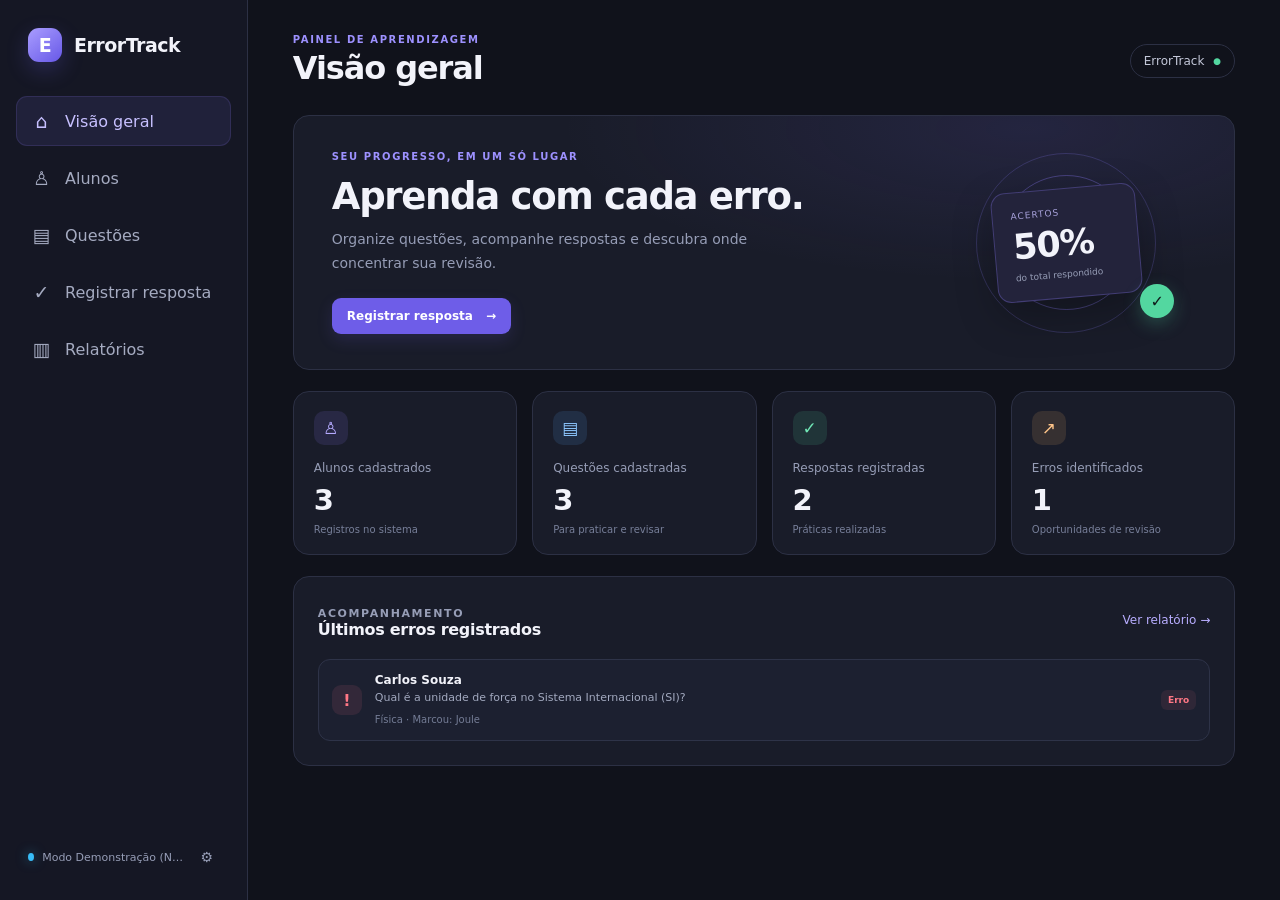
<file: index.html>
<!DOCTYPE html>
<html lang="pt-BR">
<head>
    <meta charset="UTF-8">
    <meta name="viewport" content="width=device-width, initial-scale=1.0">
    <meta http-equiv="refresh" content="0; url=frontend/">
    <title>ErrorTrack | Redirecionando...</title>
    <script>
        window.location.replace("frontend/");
    </script>
</head>
<body style="background: #10121b; color: #f2f3fa; font-family: sans-serif; display: grid; place-items: center; min-height: 100vh; margin: 0;">
    <p>Redirecionando para <a href="frontend/" style="color: #8d7cff;">ErrorTrack</a>...</p>
</body>
</html>
</file>
<file: frontend/style.css>
:root {
    color-scheme: dark;
    --background: #10121b;
    --surface: #191c29;
    --surface-soft: #202436;
    --border: #2c3044;
    --text: #f2f3fa;
    --muted: #969db6;
    --purple: #8d7cff;
    --purple-dark: #6e5de8;
    --green: #53d7a0;
    --orange: #ffb86b;
    --red: #ff7785;
    font-family: Inter, ui-sans-serif, system-ui, -apple-system, BlinkMacSystemFont, "Segoe UI", sans-serif;
}
* { box-sizing: border-box; }
body { margin: 0; min-height: 100vh; background: var(--background); color: var(--text); }
button, input, textarea, select { font: inherit; }
button { cursor: pointer; }
.sidebar { width: 248px; position: fixed; inset: 0 auto 0 0; display: flex; flex-direction: column; padding: 28px 16px 18px; background: #151724; border-right: 1px solid var(--border); z-index: 5; }
.brand { display: flex; align-items: center; gap: 12px; padding: 0 12px 34px; color: var(--text); font-size: 19px; font-weight: 750; letter-spacing: -.5px; text-decoration: none; }
.brand-mark { width: 34px; height: 34px; display: grid; place-items: center; border-radius: 11px; background: linear-gradient(140deg, #a99dff, #6758e7); color: white; box-shadow: 0 8px 22px #7667ff38; }
.navigation { display: grid; gap: 7px; }
.nav-item { width: 100%; display: flex; align-items: center; gap: 13px; padding: 13px 14px; border: 1px solid transparent; border-radius: 11px; color: #a5abc1; background: transparent; text-align: left; transition: .18s ease; }
.nav-item span { width: 21px; text-align: center; font-size: 19px; }
.nav-item:hover { color: white; background: #ffffff08; }
.nav-item.active { color: #c7c0ff; background: #8d7cff1a; border-color: #8d7cff26; }
.sidebar-footer { display: flex; align-items: center; gap: 9px; margin-top: auto; padding: 13px 12px; color: var(--muted); font-size: 12px; }
.status-dot { width: 8px; height: 8px; border-radius: 50%; background: var(--green); box-shadow: 0 0 12px #53d7a066; }
.main { max-width: 1640px; margin-left: 248px; padding: 34px clamp(22px, 3.5vw, 58px) 60px; }
.topbar { display: flex; align-items: center; justify-content: space-between; gap: 20px; margin-bottom: 28px; }
.topbar h1 { margin: 4px 0 0; font-size: clamp(25px, 2.5vw, 33px); letter-spacing: -1.1px; }
.eyebrow { margin: 0; color: #9d91ff; font-size: 10px; font-weight: 800; letter-spacing: 1.6px; }
.topbar-tag { display: flex; align-items: center; gap: 9px; padding: 9px 13px; border: 1px solid var(--border); border-radius: 30px; color: #c4c8d9; font-size: 12px; }
.topbar-tag span { color: var(--green); font-size: 9px; }
.message { display: none; margin-bottom: 20px; padding: 13px 16px; border: 1px solid transparent; border-radius: 10px; font-size: 13px; }
.message.visible { display: block; }
.message.success { color: #a3f1ce; background: #53d7a012; border-color: #53d7a033; }
.message.error { color: #ffabb4; background: #ff778512; border-color: #ff778533; }
.screen { display: none; animation: appear .22s ease; }
.screen.active { display: block; }
@keyframes appear { from { opacity: .4; transform: translateY(5px); } to { opacity: 1; transform: translateY(0); } }
.panel, .stat-card { background: var(--surface); border: 1px solid var(--border); border-radius: 16px; }
.welcome { min-height: 255px; position: relative; display: flex; align-items: center; justify-content: space-between; gap: 25px; padding: 32px 38px; overflow: hidden; background: radial-gradient(ellipse at 78% 5%, #7d6bf41c, transparent 45%), var(--surface); }
.welcome h2 { margin: 13px 0 10px; font-size: clamp(25px, 3vw, 37px); letter-spacing: -1.3px; }
.welcome p:not(.eyebrow) { max-width: 460px; margin: 0 0 23px; color: var(--muted); font-size: 14px; line-height: 1.7; }
.primary, .secondary, .text-button, .icon-button, .small-action { border: 0; border-radius: 9px; transition: .16s ease; }
.primary { display: inline-flex; justify-content: center; align-items: center; gap: 13px; padding: 11px 15px; color: white; background: var(--purple-dark); font-size: 12px; font-weight: 700; box-shadow: 0 6px 16px #6e5de829; }
.primary:hover { background: #8170ff; transform: translateY(-1px); }
.secondary { padding: 10px 13px; color: #d7d9e8; border: 1px solid #41465d; background: #292d40; font-size: 12px; }
.secondary:hover, .icon-button:hover { background: #343951; }
.welcome-art { position: relative; flex: 0 0 260px; height: 185px; display: grid; place-items: center; }
.art-ring { position: absolute; width: 180px; height: 180px; border: 1px solid #8d7cff37; border-radius: 50%; }
.ring-two { width: 135px; height: 135px; border-color: #8d7cff58; }
.art-card { position: relative; z-index: 1; display: flex; flex-direction: column; gap: 6px; width: 145px; padding: 18px; border: 1px solid #8d7cff4a; border-radius: 14px; background: #23233b; box-shadow: 0 15px 40px #0004; transform: rotate(-5deg); }
.art-card span { color: #a6a0d9; font-size: 9px; letter-spacing: 1px; }
.art-card strong { font-size: 35px; letter-spacing: -1px; }
.art-card small { color: var(--muted); font-size: 9px; }
.art-check { position: absolute; right: 22px; bottom: 17px; z-index: 2; display: grid; place-items: center; width: 34px; height: 34px; border-radius: 50%; color: #101c1b; background: var(--green); font-weight: 900; box-shadow: 0 6px 18px #53d7a044; }
.stats-grid { display: grid; grid-template-columns: repeat(4, minmax(0, 1fr)); gap: 15px; margin: 21px 0; }
.stat-card { min-width: 0; padding: 19px 20px; }
.stat-icon { display: grid; place-items: center; width: 34px; height: 34px; margin-bottom: 16px; border-radius: 10px; font-size: 17px; }
.purple { color: #b5aaff; background: #8d7cff20; }
.blue { color: #8dc7ff; background: #5ca9ff20; }
.green { color: #71e8b7; background: #53d7a020; }
.orange { color: #ffc58a; background: #ffb86b20; }
.stat-card p { margin: 0 0 8px; color: var(--muted); font-size: 12px; }
.stat-card strong { display: block; font-size: 29px; letter-spacing: -.8px; }
.stat-card small { display: block; margin-top: 7px; color: #777f99; font-size: 10px; }
.section-panel { padding: 24px; }
.section-heading { display: flex; align-items: center; justify-content: space-between; gap: 15px; margin-bottom: 20px; }
.section-heading h2, .section-heading h3, .report-filter h3 { margin: 0; font-size: 16px; letter-spacing: -.3px; }
.section-heading p, .report-filter p { margin: 6px 0 0; color: var(--muted); font-size: 11px; }
.text-button { padding: 8px 0 8px 10px; color: #b8adff; background: transparent; font-size: 12px; }
.text-button:hover { color: white; }
.screen-intro { display: flex; align-items: end; justify-content: space-between; gap: 20px; margin: 6px 0 22px; }
.screen-intro h2 { margin: 7px 0; font-size: 27px; letter-spacing: -.8px; }
.screen-intro p:not(.eyebrow) { margin: 0; color: var(--muted); font-size: 13px; }
.section-number { padding: 8px 10px; color: #9e95e8; background: #8d7cff12; border: 1px solid #8d7cff25; border-radius: 7px; font-size: 9px; font-weight: 800; letter-spacing: 1px; white-space: nowrap; }
.two-column { display: grid; grid-template-columns: minmax(260px, .8fr) minmax(0, 1.2fr); align-items: start; gap: 19px; }
.form-panel, .list-panel { padding: 23px; }
.mini-icon { display: grid; place-items: center; width: 32px; height: 32px; border-radius: 10px; color: #b8adff; background: #8d7cff1c; font-size: 19px; }
.mini-icon.warning { color: var(--orange); background: #ffb86b1a; }
form label { display: block; margin: 15px 0 7px; color: #cbd0e1; font-size: 11px; font-weight: 650; }
input, textarea, select { width: 100%; min-width: 0; padding: 11px 12px; border: 1px solid #353a50; border-radius: 9px; outline: none; color: var(--text); background: #121521; font-size: 12px; transition: border .15s ease, box-shadow .15s ease; }
input::placeholder, textarea::placeholder { color: #737b94; }
input:focus, textarea:focus, select:focus { border-color: #8d7cff; box-shadow: 0 0 0 3px #8d7cff18; }
textarea { resize: vertical; line-height: 1.5; }
select option { background: #191c29; }
.form-actions { display: flex; flex-wrap: wrap; gap: 8px; margin-top: 20px; }
.full-width { width: 100%; margin-top: 22px; }
.search-row { display: flex; align-items: center; gap: 8px; margin-bottom: 15px; }
.search-row input { flex: 1; }
.search-row select { flex: 1; }
.filters { flex-wrap: wrap; }
.filters input { flex: 1 1 130px; }
.icon-button { flex: 0 0 35px; height: 36px; color: #b6bdd2; background: #292d40; font-size: 20px; }
.data-list { display: grid; gap: 9px; }
.empty-message { display: flex; flex-direction: column; align-items: center; justify-content: center; gap: 7px; min-height: 130px; padding: 24px; color: #747c95; border: 1px dashed #34394f; border-radius: 12px; text-align: center; }
.empty-message span { color: #9990ff; font-size: 28px; }
.empty-message p { margin: 0; font-size: 12px; }
.record-card { display: flex; align-items: center; justify-content: space-between; gap: 13px; padding: 13px; border: 1px solid #2e3348; border-radius: 12px; background: #1c2030; }
.record-main { display: flex; align-items: center; gap: 11px; min-width: 0; }
.record-avatar { display: grid; flex: 0 0 36px; place-items: center; width: 36px; height: 36px; border-radius: 11px; color: #c9c0ff; background: #8d7cff20; font-weight: 750; }
.record-main strong, .response-content strong { display: block; overflow-wrap: anywhere; font-size: 12px; }
.record-main p, .response-content p { margin: 4px 0; color: #a2a9bf; font-size: 11px; }
.record-main small, .response-content small { color: #747c95; font-size: 10px; }
.record-actions { display: flex; flex: 0 0 auto; gap: 5px; }
.small-action { padding: 7px 9px; color: #b9b0ff; background: #8d7cff17; font-size: 10px; }
.small-action:hover { background: #8d7cff2b; }
.small-action.danger { color: #ff9aa5; background: #ff778510; }
.small-action.danger:hover { background: #ff778522; }
.question-card { align-items: start; }
.question-badge { display: grid; flex: 0 0 37px; place-items: center; width: 37px; height: 37px; border: 1px solid #8d7cff30; border-radius: 10px; color: #b6aaff; background: #8d7cff15; font-size: 11px; font-weight: 750; }
.question-content { flex: 1; min-width: 0; }
.question-content > strong { display: block; margin: 9px 0; font-size: 12px; line-height: 1.55; overflow-wrap: anywhere; }
.question-content p { margin: 0 0 7px; color: #aab0c5; font-size: 11px; }
.question-content small { display: block; margin: 9px 0; color: #929ab4; font-size: 11px; line-height: 1.5; }
.question-content .record-actions { margin-top: 12px; }
.question-meta { display: flex; gap: 7px; }
.subject-chip { display: inline-block; padding: 4px 7px; border-radius: 5px; color: #bcb3ff; background: #8d7cff16; font-size: 9px; }
.answer-result { margin-top: 16px; padding: 14px; border-radius: 10px; font-size: 12px; }
.answer-result.correct { color: #9aefc7; background: #53d7a012; border: 1px solid #53d7a02e; }
.answer-result.incorrect { color: #ffadb5; background: #ff778512; border: 1px solid #ff77852c; }
.answer-result p { margin: 7px 0 0; }
.response-card { justify-content: flex-start; }
.result-icon { display: grid; flex: 0 0 30px; place-items: center; width: 30px; height: 30px; border-radius: 9px; font-weight: 800; }
.result-icon.is-correct { color: var(--green); background: #53d7a01a; }
.result-icon.is-wrong { color: var(--red); background: #ff77851a; }
.response-content { flex: 1; min-width: 0; }
.result-label { padding: 5px 7px; border-radius: 6px; font-size: 9px; font-weight: 750; }
.result-label.is-correct { color: var(--green); background: #53d7a015; }
.result-label.is-wrong { color: var(--red); background: #ff778515; }
.report-filter { display: flex; align-items: center; justify-content: space-between; gap: 18px; padding: 21px 23px; }
.report-filter form { display: flex; align-items: center; gap: 9px; width: min(470px, 65%); }
.report-filter select { flex: 1; }
.report-stats .stat-card { padding: 22px; }
.hidden { display: none !important; }

/* Status da API e Modal de Configuração */
.status-info { display: flex; align-items: center; gap: 8px; min-width: 0; flex: 1; }
.status-text { white-space: nowrap; overflow: hidden; text-overflow: ellipsis; font-size: 11px; }
.status-dot.demo { background: #38bdf8; box-shadow: 0 0 12px #38bdf888; }
.status-dot.offline { background: var(--red); box-shadow: 0 0 12px #ff778588; }
.settings-btn { margin-left: auto; background: transparent; border: 0; color: var(--muted); font-size: 14px; padding: 4px 6px; border-radius: 6px; display: inline-flex; align-items: center; justify-content: center; transition: .15s ease; cursor: pointer; }
.settings-btn:hover { color: white; background: #ffffff15; }
.modal { position: fixed; inset: 0; border: 0; padding: 0; background: rgba(0, 0, 0, 0.75); backdrop-filter: blur(4px); width: 100vw; height: 100vh; display: grid; place-items: center; z-index: 999; }
.modal:not([open]) { display: none; }
.modal-box { width: min(480px, 92vw); background: var(--surface); border: 1px solid var(--border); border-radius: 16px; padding: 24px; box-shadow: 0 20px 50px rgba(0, 0, 0, 0.5); animation: appear .2s ease; }
.modal-header { display: flex; align-items: center; justify-content: space-between; margin-bottom: 14px; }
.modal-header h3 { margin: 0; font-size: 17px; }
.modal-desc { color: var(--muted); font-size: 13px; line-height: 1.5; margin-top: 0; margin-bottom: 14px; }
.status-box { display: flex; align-items: center; gap: 10px; padding: 10px 14px; border-radius: 8px; background: var(--surface-soft); border: 1px solid var(--border); margin-bottom: 14px; font-size: 13px; }
.modal-hint { display: block; color: var(--muted); font-size: 11px; margin-top: 6px; margin-bottom: 18px; }
.modal-actions { display: flex; justify-content: flex-end; gap: 10px; }

@media (max-width: 1180px) {
    .sidebar { width: 210px; }
    .main { margin-left: 210px; padding-right: 24px; padding-left: 24px; }
    .stats-grid { grid-template-columns: repeat(2, minmax(0, 1fr)); }
    .two-column { grid-template-columns: 1fr; }
}
@media (max-width: 720px) {
    .sidebar { position: sticky; top: 0; width: 100%; height: auto; padding: 12px; border-right: 0; border-bottom: 1px solid var(--border); }
    .brand { padding: 0 5px 12px; }
    .navigation { display: flex; gap: 5px; overflow-x: auto; }
    .nav-item { width: auto; flex: 0 0 auto; gap: 7px; padding: 9px 11px; font-size: 11px; }
    .nav-item span { font-size: 15px; }
    .sidebar-footer { display: none; }
    .main { margin-left: 0; padding: 23px 14px 40px; }
    .topbar { margin-bottom: 20px; }
    .topbar-tag { display: none; }
    .welcome { padding: 24px; }
    .welcome-art { display: none; }
    .stats-grid { gap: 10px; margin: 14px 0; }
    .stat-card { padding: 15px; }
    .stat-card strong { font-size: 25px; }
    .stat-card p { font-size: 11px; }
    .section-panel, .form-panel, .list-panel { padding: 17px; }
    .screen-intro { align-items: start; }
    .section-number { display: none; }
    .report-filter { align-items: stretch; flex-direction: column; }
    .report-filter form { width: 100%; }
    .record-card { align-items: start; }
    .record-actions { flex-direction: column; }
    .response-card { align-items: center; }
    .result-label { display: none; }
}
</file>
